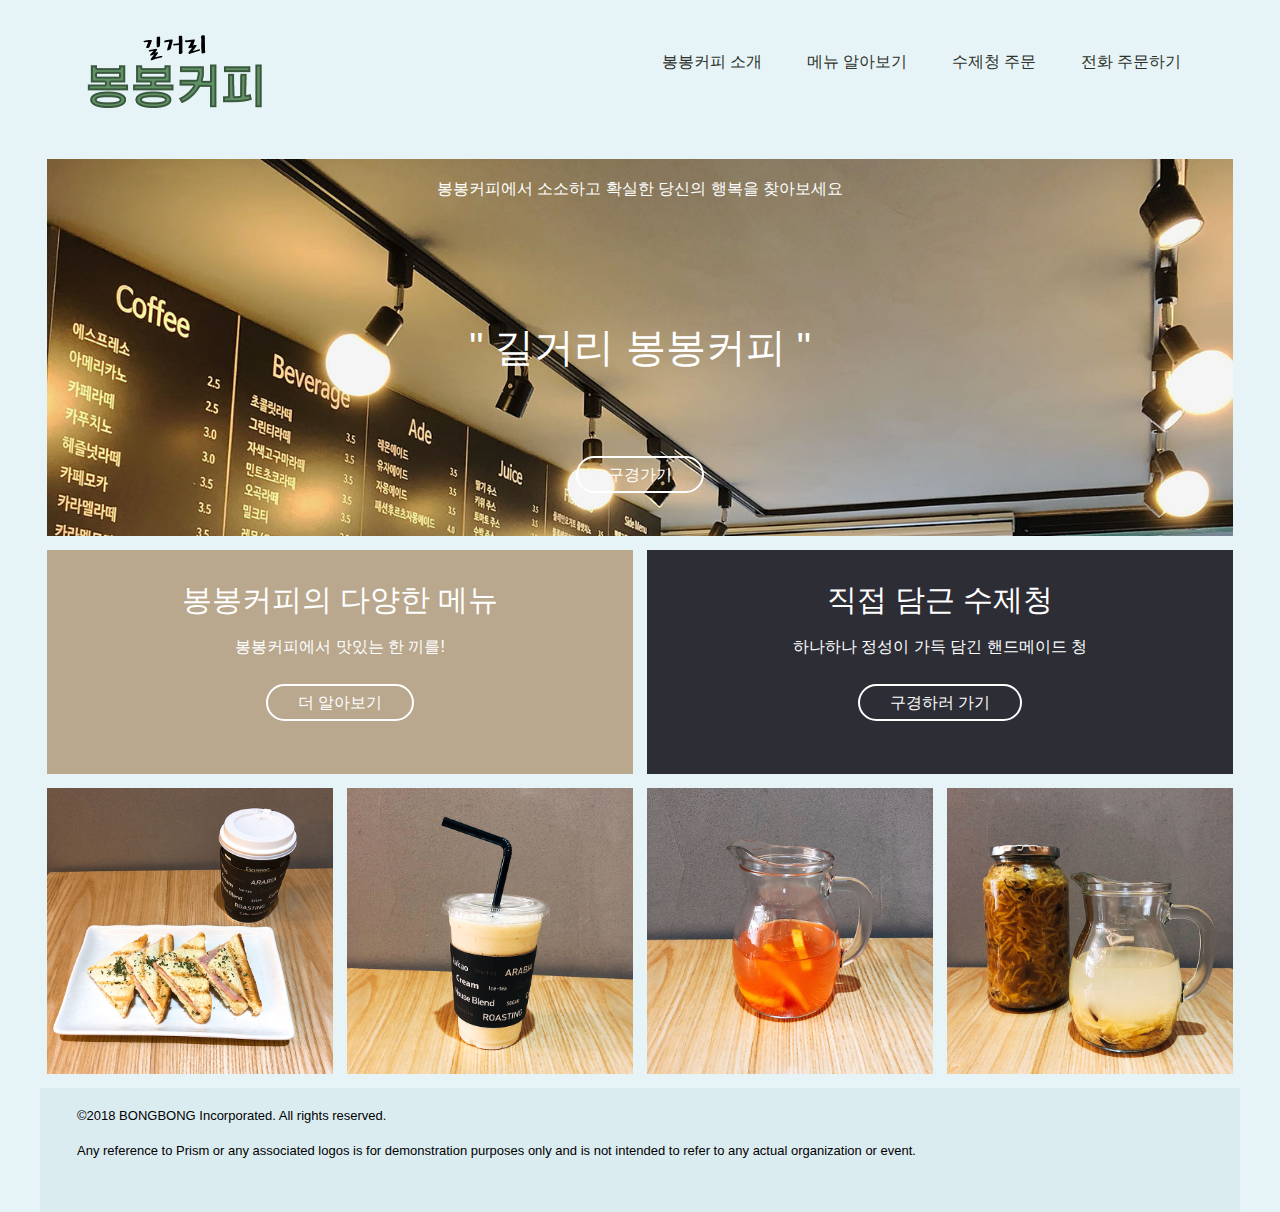
<file: index.html>
<!doctype html>
<html>
<head>
<meta charset="UTF-8">
<title>길거리 봉봉커피</title>
<link rel="stylesheet" href="styles.css">
</head>

<body>

	<header>
		<div class="row">
			<div class="col">
				<a href="index.html"><img class="style-logo" src="images/bonglogo.png" alt="Prism Logo"></a>
				<nav class="style-nav">
					<ul>
						<li><a href="intro.html">봉봉커피 소개 </a></li>
						<li><a href="menu.html">메뉴 알아보기</a></li>
						<li><a href="handmade.html">수제청 주문</a></li>
						<li><a href="order.html">전화 주문하기</a></li>
					</ul>
				</nav>
			</div>
		</div>
	</header>
	
	<main>
		<div class="row">
			<div class="col">
				<div class="hero">
					<h3>봉봉커피에서 소소하고 확실한 당신의 행복을 찾아보세요</h3>
					<h1>" 길거리 봉봉커피 " </h1>
					<a href="intro.html" class="button">구경가기</a>
				</div>
			</div>
		</div>
		<div class="row">
			<div class="col col-md-one-half">
				<div class="info-box-tan">
					<h2>봉봉커피의 다양한 메뉴 </h2>
					<p>봉봉커피에서 맛있는 한 끼를!</p>
					<a href="menu.html" class="button">더 알아보기</a>
				</div>
			</div>
			<div class="col col-md-one-half">
				<div class="info-box-dark">
					<h2>직접 담근 수제청 </h2>
					<p>하나하나 정성이 가득 담긴 핸드메이드 청</p>
					<a href="handmade.html" class="button">구경하러 가기</a>
				</div>
			</div>
		</div>
		<div class="row">
			<div class="col col-md-one-half col-lg-one-fourth"><img src="images/1.jpg" alt=""></div>
			<div class="col col-md-one-half col-lg-one-fourth"><img src="images/2.jpg" alt=""></div>
			<div class="col col-md-one-half col-lg-one-fourth"><img src="images/3.jpg" alt=""></div>
			<div class="col col-md-one-half col-lg-one-fourth"><img src="images/4.jpg" alt=""></div>
		</div>
	</main>
	
	<footer>
		<div class="row">
			<div class="col">
				<p class="footer-text">©2018 BONGBONG Incorporated. All rights reserved.</p>
				<p class="footer-text">Any reference to Prism or any associated logos is for demonstration purposes only and is not intended to refer to any actual organization or event.</p>
			</div>
		</div>
	</footer>

</body>
</html>
</file>
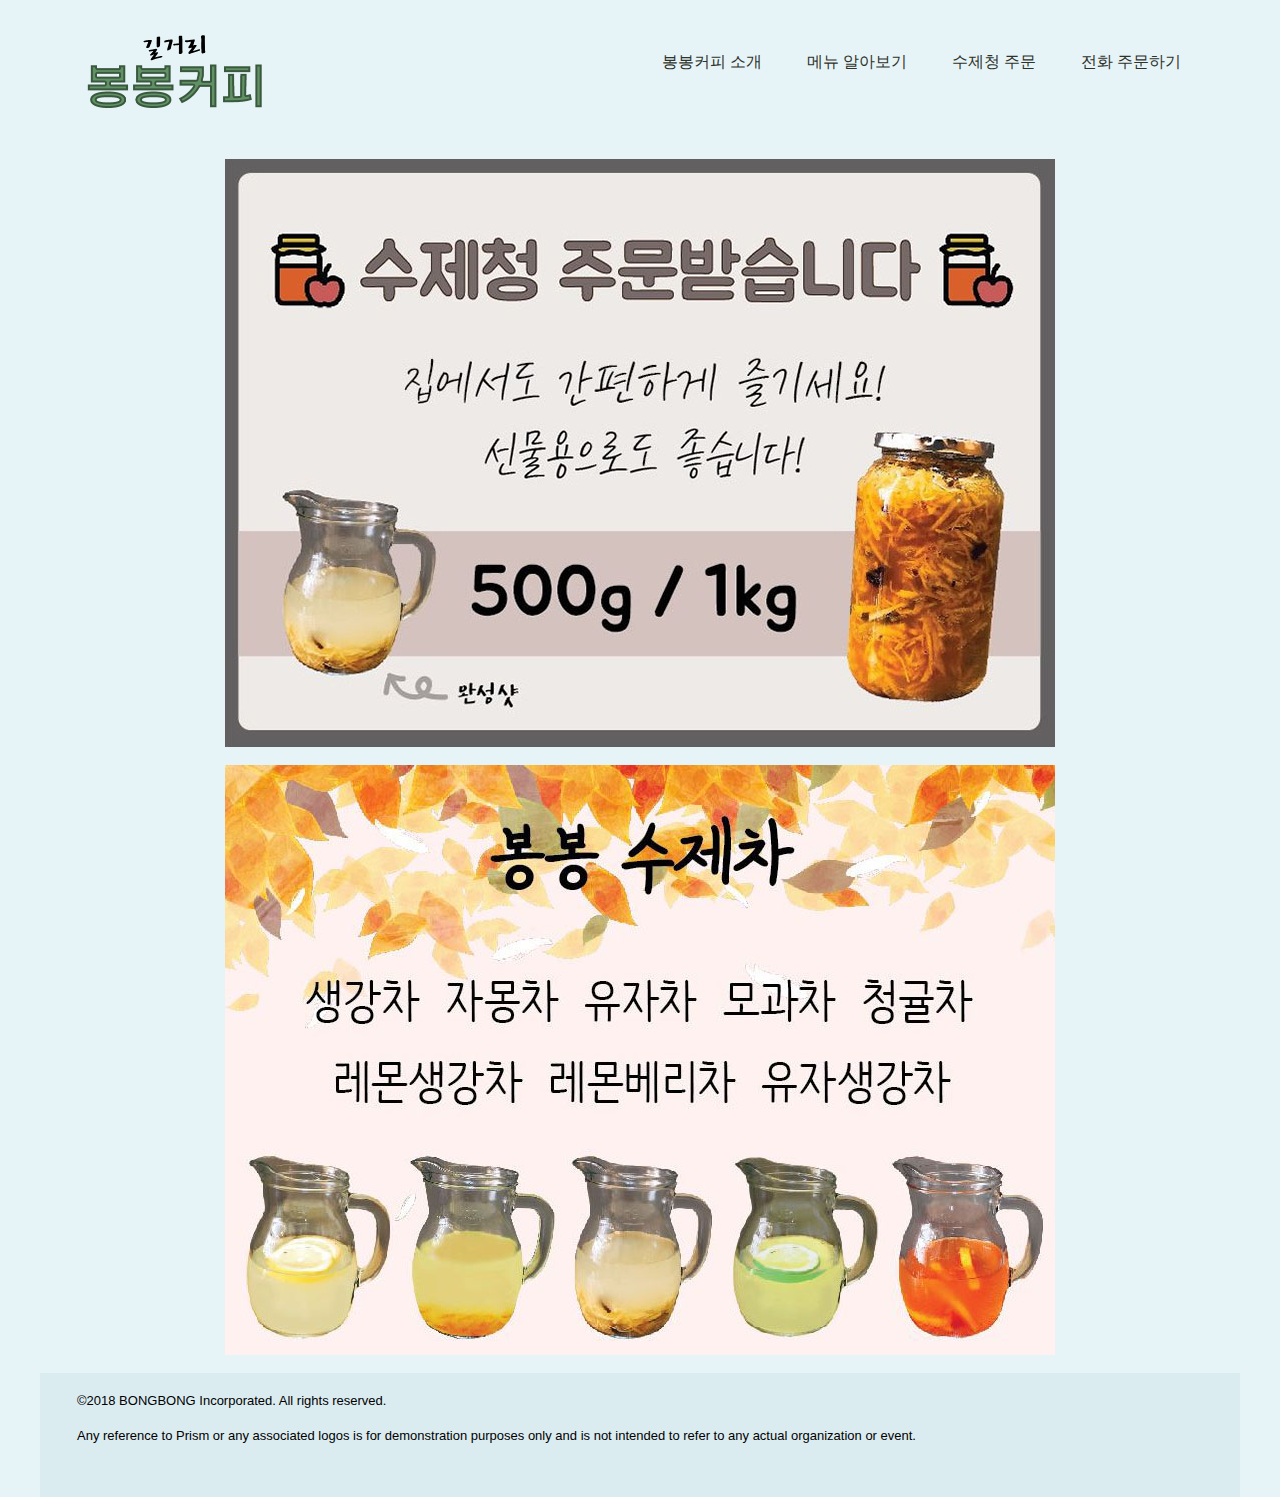
<file: handmade.html>
<!doctype html>
<html>
<head>
<meta charset="UTF-8">
<title>봉봉커피 소개</title>
<link rel="stylesheet" href="styles.css">
</head>

<body>

	<header>
		<div class="row">
			<div class="col">
				<a href="index.html"><img class="style-logo" src="images/bonglogo.png" alt="Prism Logo"></a>
				<nav class="style-nav">
					<ul>
						<li><a href="intro.html">봉봉커피 소개 </a></li>
						<li><a href="menu.html">메뉴 알아보기</a></li>
						<li><a href="handmade.html">수제청 주문</a></li>
						<li><a href="order.html">전화 주문하기</a></li>
					</ul>
				</nav>
			</div>
		</div>
	</header>
	<main>
		<img src="images/handmade1.jpg" class="center" style="width:auto;">
		<br><img src="images/handmade2.jpg" class="center" style="width:auto;"><br> 
	</main>
	<footer>
		<div class="row">
			<div class="col">
				<p class="footer-text">©2018 BONGBONG Incorporated. All rights reserved.</p>
				<p class="footer-text">Any reference to Prism or any associated logos is for demonstration purposes only and is not intended to refer to any actual organization or event.</p>
			</div>
		</div>
	</footer>

</body>
</html>
</file>
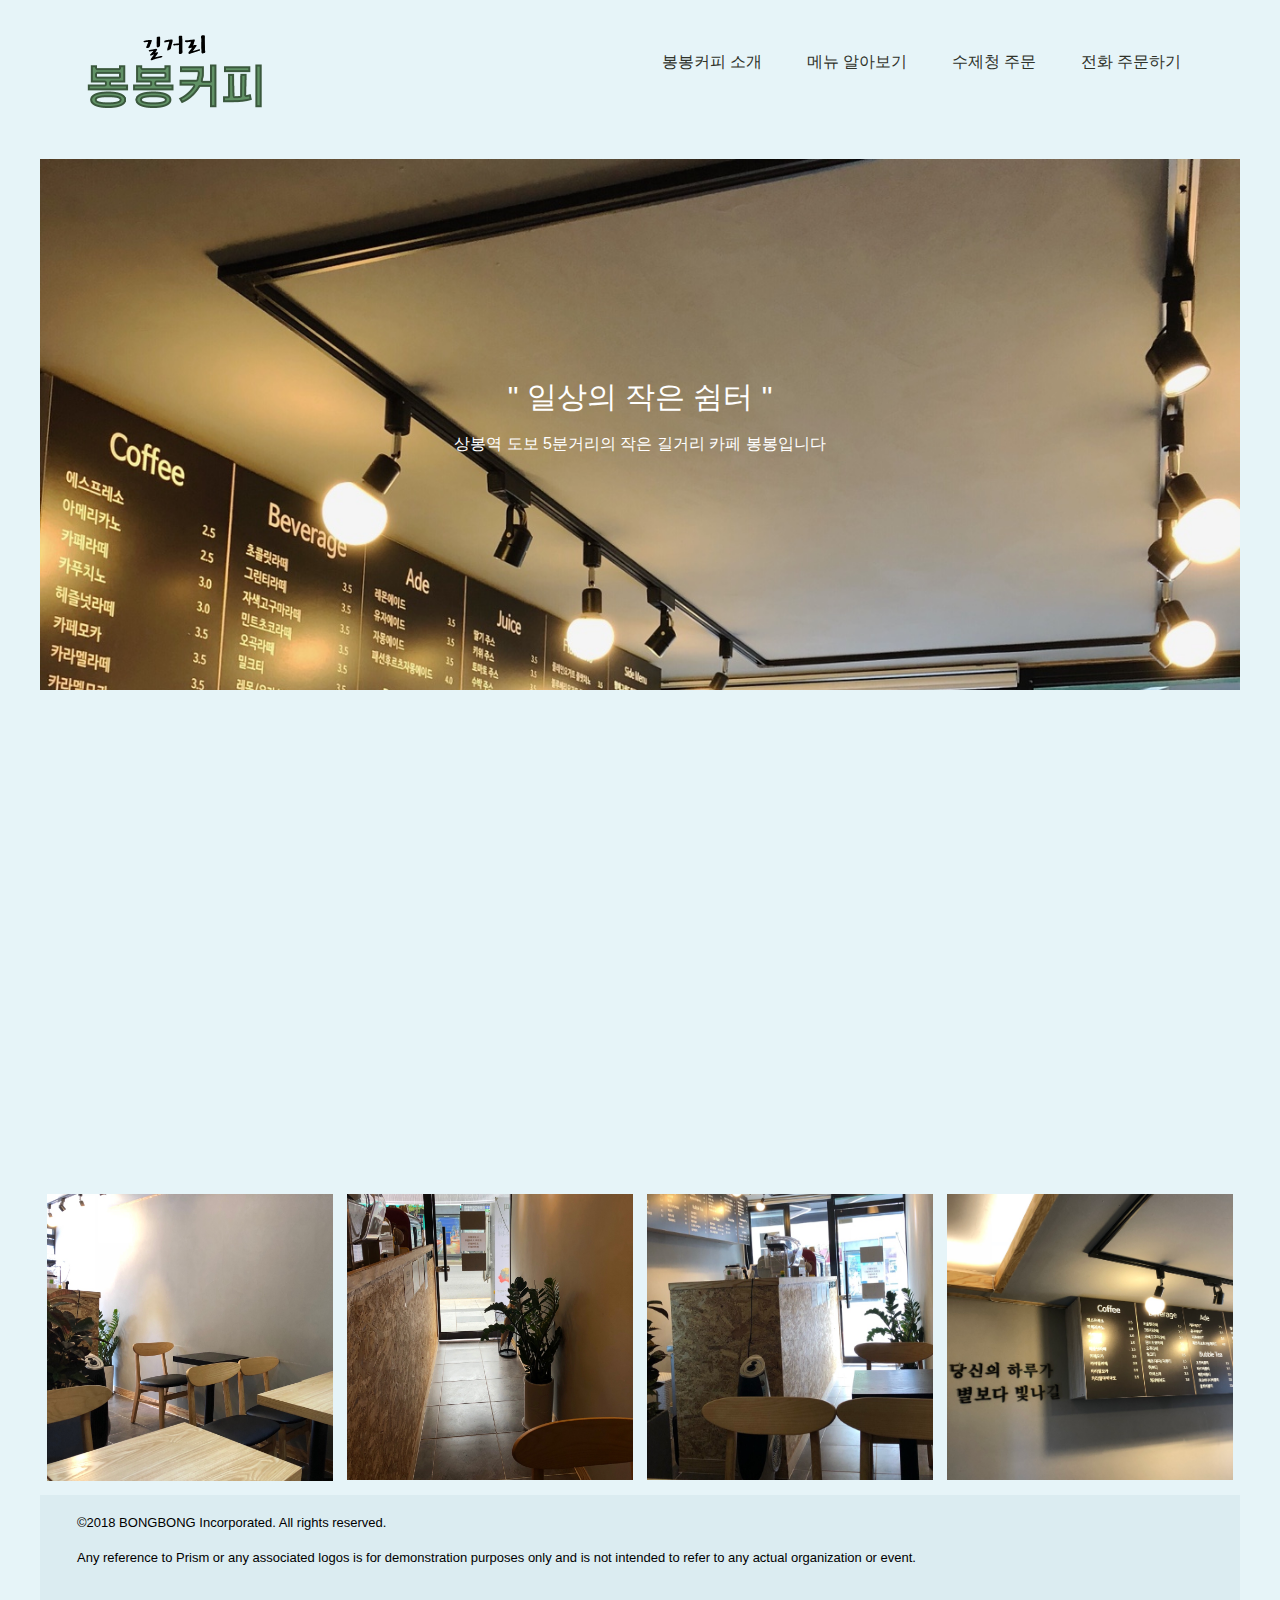
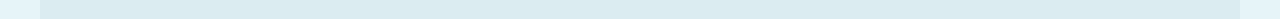
<file: intro.html>
<!doctype html>
<html>
<head>
<meta charset="UTF-8">
<title>봉봉커피 소개</title>
<link rel="stylesheet" href="styles.css">
</head>

<body>

	<header>
		<div class="row">
			<div class="col">
				<a href="index.html"><img class="style-logo" src="images/bonglogo.png" alt="Prism Logo"></a>
				<nav class="style-nav">
					<ul>
						<li><a href="intro.html">봉봉커피 소개 </a></li>
						<li><a href="menu.html">메뉴 알아보기</a></li>
						<li><a href="handmade.html">수제청 주문</a></li>
						<li><a href="order.html">전화 주문하기</a></li>
					</ul>
				</nav>
			</div>
		</div>
	</header>
	<main>
			<div class="mid">
				<br>
				<h2>" 일상의 작은 쉼터 "</h2>
				<h4> 상봉역 도보 5분거리의 작은 길거리 카페 봉봉입니다 </h4>
				</div><br>
				
			
		<br><iframe src="https://www.google.com/maps/embed?pb=!1m18!1m12!1m3!1d5165.233771111607!2d127.08322750436837!3d37.596006685978026!2m3!1f0!2f0!3f0!3m2!1i1024!2i768!4f13.1!3m3!1m2!1s0x357cbbf49bd1a92b%3A0xdf15f6e579229dbb!2z67SJ67SJ7Luk7ZS8!5e0!3m2!1sko!2sjp!4v1542156327830" class="center" height="450" frameborder="0" style="border:0" allowfullscreen></iframe>

<div class="row"> <br>
			<div class="col col-md-one-half col-lg-one-fourth"><img src="images/2-1.jpg" alt=""></div>
			<div class="col col-md-one-half col-lg-one-fourth"><img src="images/2-2.jpg" alt=""></div>
			<div class="col col-md-one-half col-lg-one-fourth"><img src="images/2-3.jpg" alt=""></div>
			<div class="col col-md-one-half col-lg-one-fourth"><img src="images/2-4.jpg" alt=""></div>
		</div>

	</main>
	
	<footer>
		<div class="row">
			<div class="col">
				<p class="footer-text">©2018 BONGBONG Incorporated. All rights reserved.</p>
				<p class="footer-text">Any reference to Prism or any associated logos is for demonstration purposes only and is not intended to refer to any actual organization or event.</p>
			</div>
		</div>
	</footer>

</body>
</html>
</file>
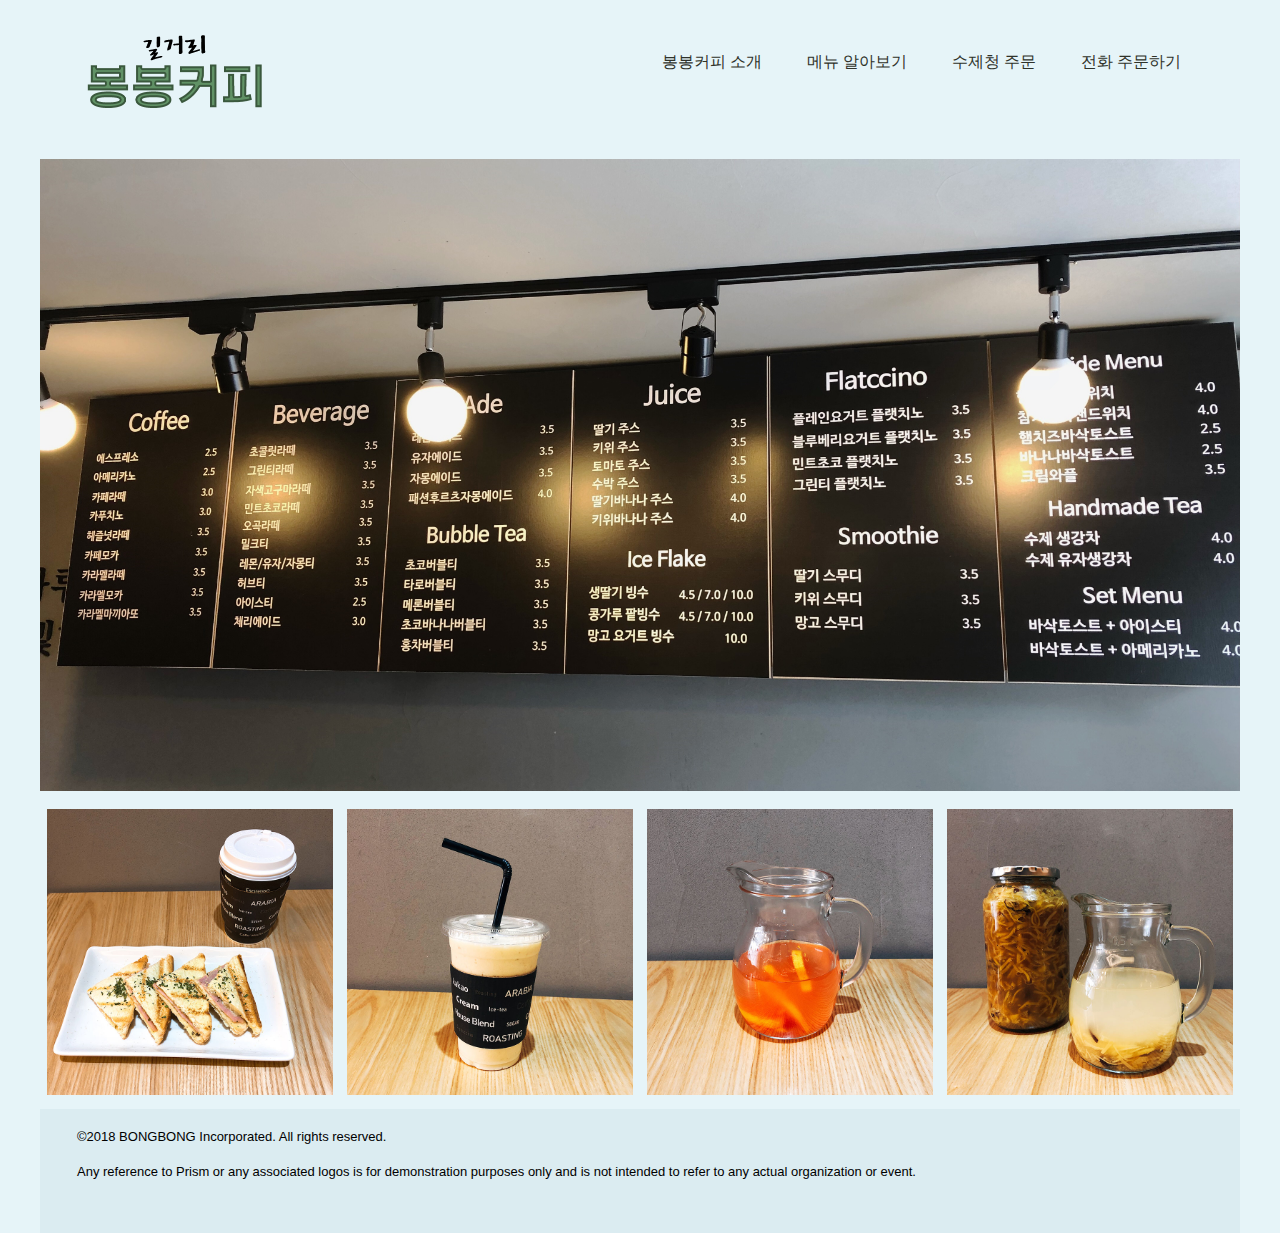
<file: menu.html>
<!doctype html>
<html>
<head>
<meta charset="UTF-8">
<title>길거리 봉봉커피</title>
<link rel="stylesheet" href="styles.css">
</head>

<body>

	<header>
		<div class="row">
			<div class="col">
				<a href="index.html"><img class="style-logo" src="images/bonglogo.png" alt="Prism Logo"></a>
				<nav class="style-nav">
					<ul>
						<li><a href="intro.html">봉봉커피 소개 </a></li>
						<li><a href="menu.html">메뉴 알아보기</a></li>
						<li><a href="handmade.html">수제청 주문</a></li>
						<li><a href="order.html">전화 주문하기</a></li>
					</ul>
				</nav>
			</div>
		</div>
	</header>
	<main>
		<img src="images/menu.jpg">
		<div class="row"><br>
			<div class="col col-md-one-half col-lg-one-fourth"><img src="images/1.jpg" alt=""></div>
			<div class="col col-md-one-half col-lg-one-fourth"><img src="images/2.jpg" alt=""></div>
			<div class="col col-md-one-half col-lg-one-fourth"><img src="images/3.jpg" alt=""></div>
			<div class="col col-md-one-half col-lg-one-fourth"><img src="images/4.jpg" alt=""></div>
		</div>
	</main>
	<footer>
		<div class="row">
			<div class="col">
				<p class="footer-text">©2018 BONGBONG Incorporated. All rights reserved.</p>
				<p class="footer-text">Any reference to Prism or any associated logos is for demonstration purposes only and is not intended to refer to any actual organization or event.</p>
			</div>
		</div>
	</footer>

</body>
</html>
</file>
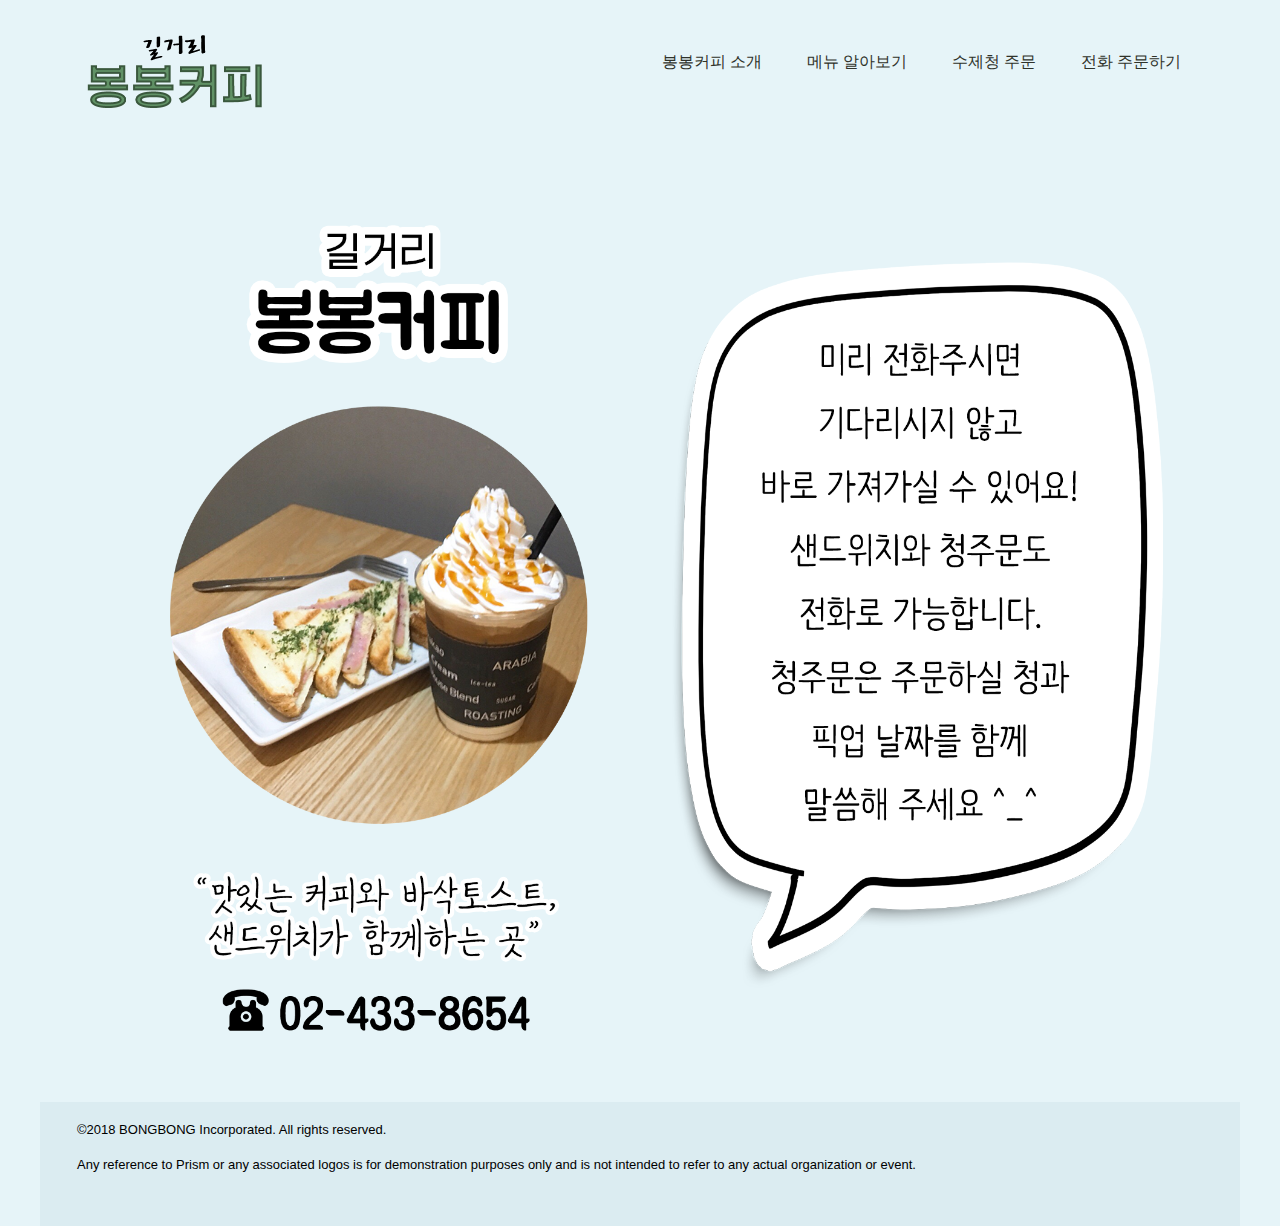
<file: order.html>
<!doctype html>
<html>
<head>
<meta charset="UTF-8">
<title>봉봉커피 소개</title>
<link rel="stylesheet" href="styles.css">
</head>

<body>

	<header>
		<div class="row">
			<div class="col">
				<a href="index.html"><img class="style-logo" src="images/bonglogo.png" alt="Prism Logo"></a>
				<nav class="style-nav">
					<ul>
						<li><a href="intro.html">봉봉커피 소개 </a></li>
						<li><a href="menu.html">메뉴 알아보기</a></li>
						<li><a href="handmade.html">수제청 주문</a></li>
						<li><a href="order.html">전화 주문하기</a></li>
					</ul>
				</nav>
			</div>
		</div>
	</header>
	<main>
		<img src="images/주문.png" class="center" style="width:1200px;">

	</main>
		<footer>
		<div class="row">
			<div class="col">
				<p class="footer-text">©2018 BONGBONG Incorporated. All rights reserved.</p>
				<p class="footer-text">Any reference to Prism or any associated logos is for demonstration purposes only and is not intended to refer to any actual organization or event.</p>
			</div>
		</div>
	</footer>

</body>
</html>
</file>
<file: styles.css>
@charset "UTF-8";
/* CSS Document */

html, 
html * {
	padding: 0;
	margin: 0;
	box-sizing: border-box;
	font-family: Gotham, Helvetica Neue, Helvetica, Arial," sans-serif";
}

header {
	padding: 32px;
}

img {
	width: 100%;
	max-width: 100%;
	height: auto;
	vertical-align: middle;
}

footer {
	padding: 20px 30px;
	background-color: #dbecf1;
}

body {
	margin-left: auto;
	margin-right: auto;
	background: #e6f4f8;
}

.style-logo {
	margin-left: auto;
	margin-right: auto;
	display: block;
	width: 192px;
}

.style-nav ul {
	list-style-type: none;
}

.style-nav ul li a {
	text-decoration: none;
	color: #2F322A;
	text-align: center;
	display: block;
	text-transform: uppercase;
	padding: 20px;
}

.hero {
	background-image: url(images/main.jpg);
	background-size: cover;
	padding: 20px 20px 50px 20px;
	color: #FFFFFF;
	text-align: center;
}

.mid {
	background-image: url(images/intro1.jpg);
	background-size: cover;
	padding: 200px 20px 200px 20px;
	color: #FFFFFF;
	text-align: center;
}

.handmade{
	background-image: url(images/handmade1.jpg);
	background-size: 80%;
	padding: 200px 20px 200px 20px;
}

.center {
    display: block;
    margin-left: auto;
    margin-right: auto;
    width: 100%;
}

h1 {
	font-size: 57px;
	text-transform: uppercase;
	font-weight: 200;
	margin-bottom: 60px;
}

h2 {
	font-size: 30px;
	text-transform: uppercase;
	font-weight: 200;
	margin-bottom: 23px;
}

h3 {
	font-size: 16px;
	text-transform: uppercase;
	font-weight: 200;
	margin-bottom: 120px;
}

h4 {
	font-size: 16px;
	font-weight: 200;
	margin-bottom: 35px;
}

p {
	font-size: 16px;
	font-weight: 400;
	margin-bottom: 35px;
}



.button {
	border: 2px #FFFFFF solid;
	padding: 8px 30px;
	border-radius: 30px;
	color: #FFFFFF;
	text-decoration: none;
}

.info-box-tan {
	background-color: #b9a88e;
	color: #FFFFFF;
	padding: 30px 20px 60px;
	text-align: center;
}

.info-box-dark {
	background-color: #2D2D35;
	color: #FFFFFF;
	padding: 30px 20px 60px;
	text-align: center;
}

.footer-text {
	font-size: 13px;
	margin-bottom: 20px;
}

.col {
	width: 100%;
}

.row:before, .row:after {
	content: "";
	display: table;
}

.row:after {
	clear: both;
}

/*Tablet View*/

@media (min-width: 768px){
	
	body {
		max-width: 778px;
	}
	
	.style-nav ul li {
		display: inline-block;
	}
	
	.style-nav ul {
		text-align: center;
	}
	
	h1 {
		font-size: 40px;
		margin-bottom: 90px;
	}
	
	h2 {
		margin-bottom: 16px;
	}
	
	.col-md-one-half {
		width: 50%;
	}
	
	.col {
		float: left;
		padding: 0px 7px 14px;
	}
}

/*Desktop View*/

@media (min-width: 1024px){
	
	body {
		max-width: 1200px;
	}
	
	.style-logo {
		float: left;
	}
	
	.style-nav {
		float: right;
	}
	
	.col-lg-one-fourth {
		width: 25%;
	}
}
</file>
